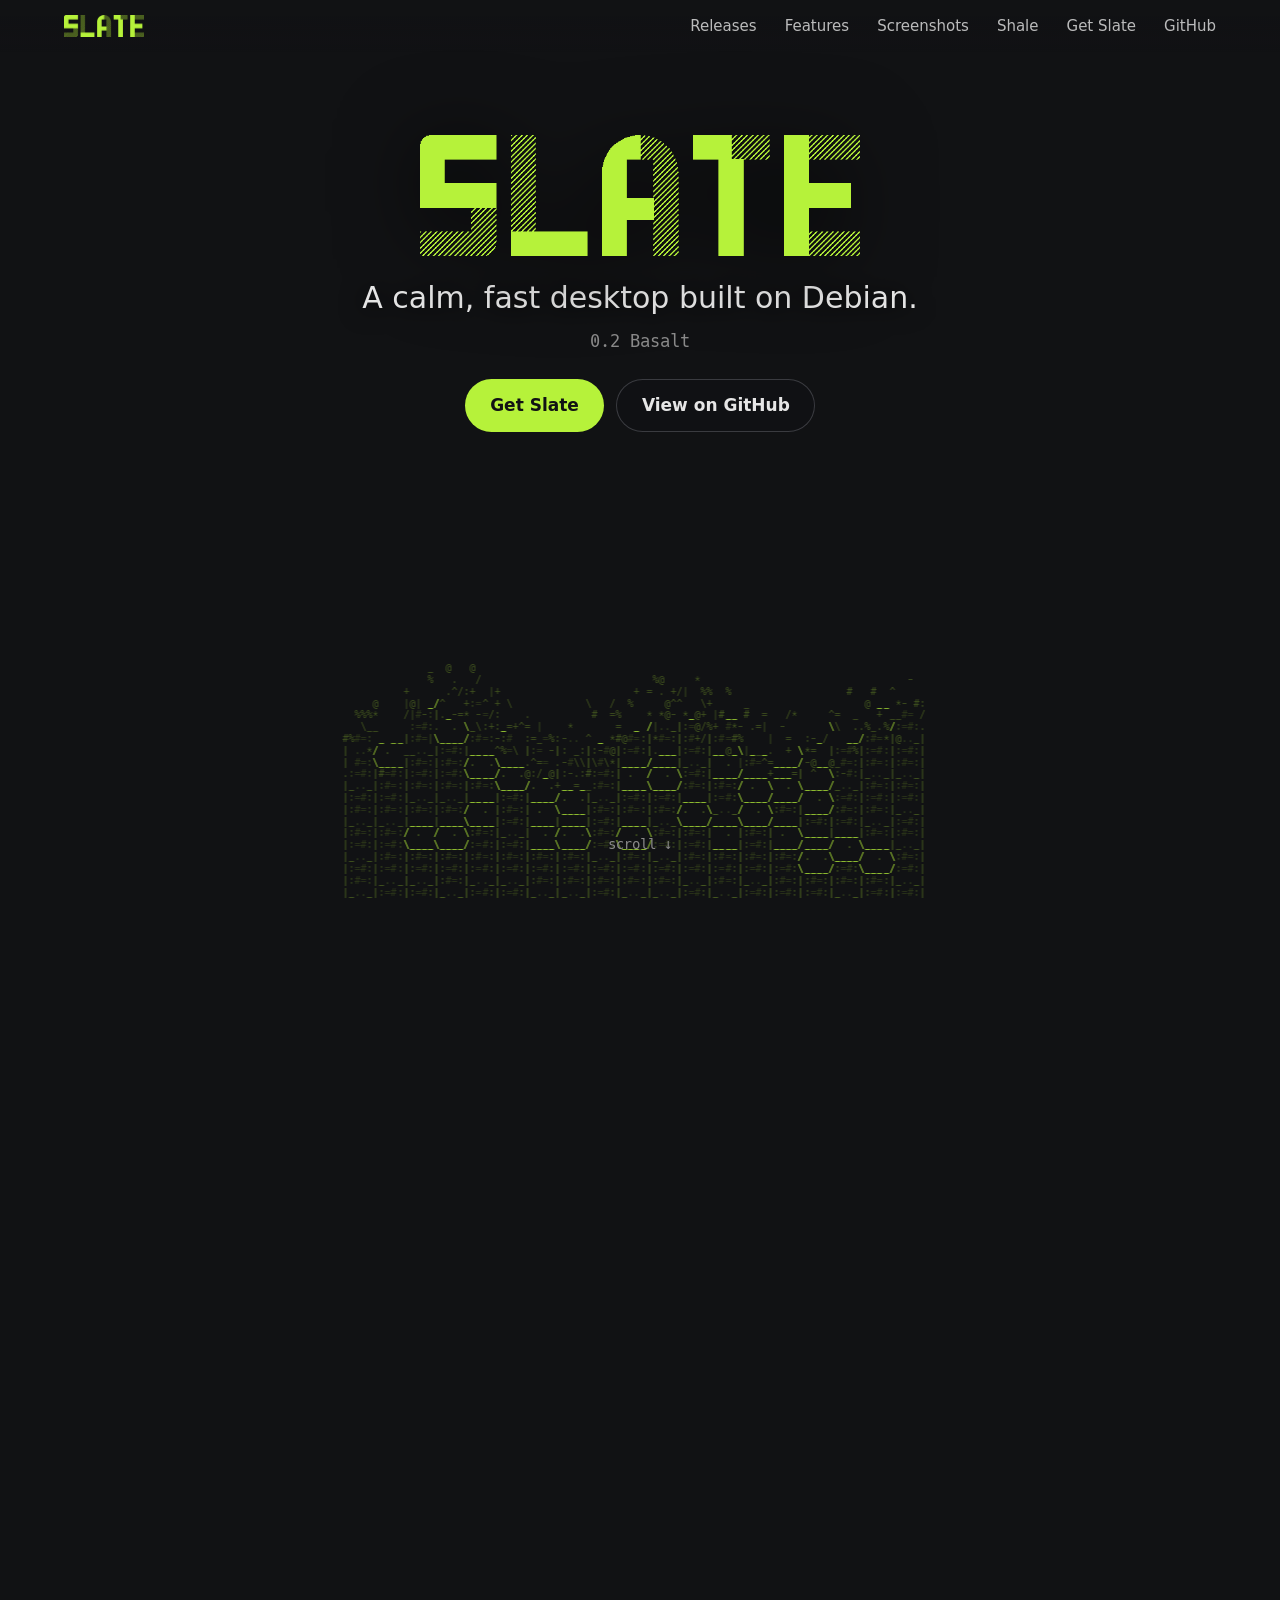
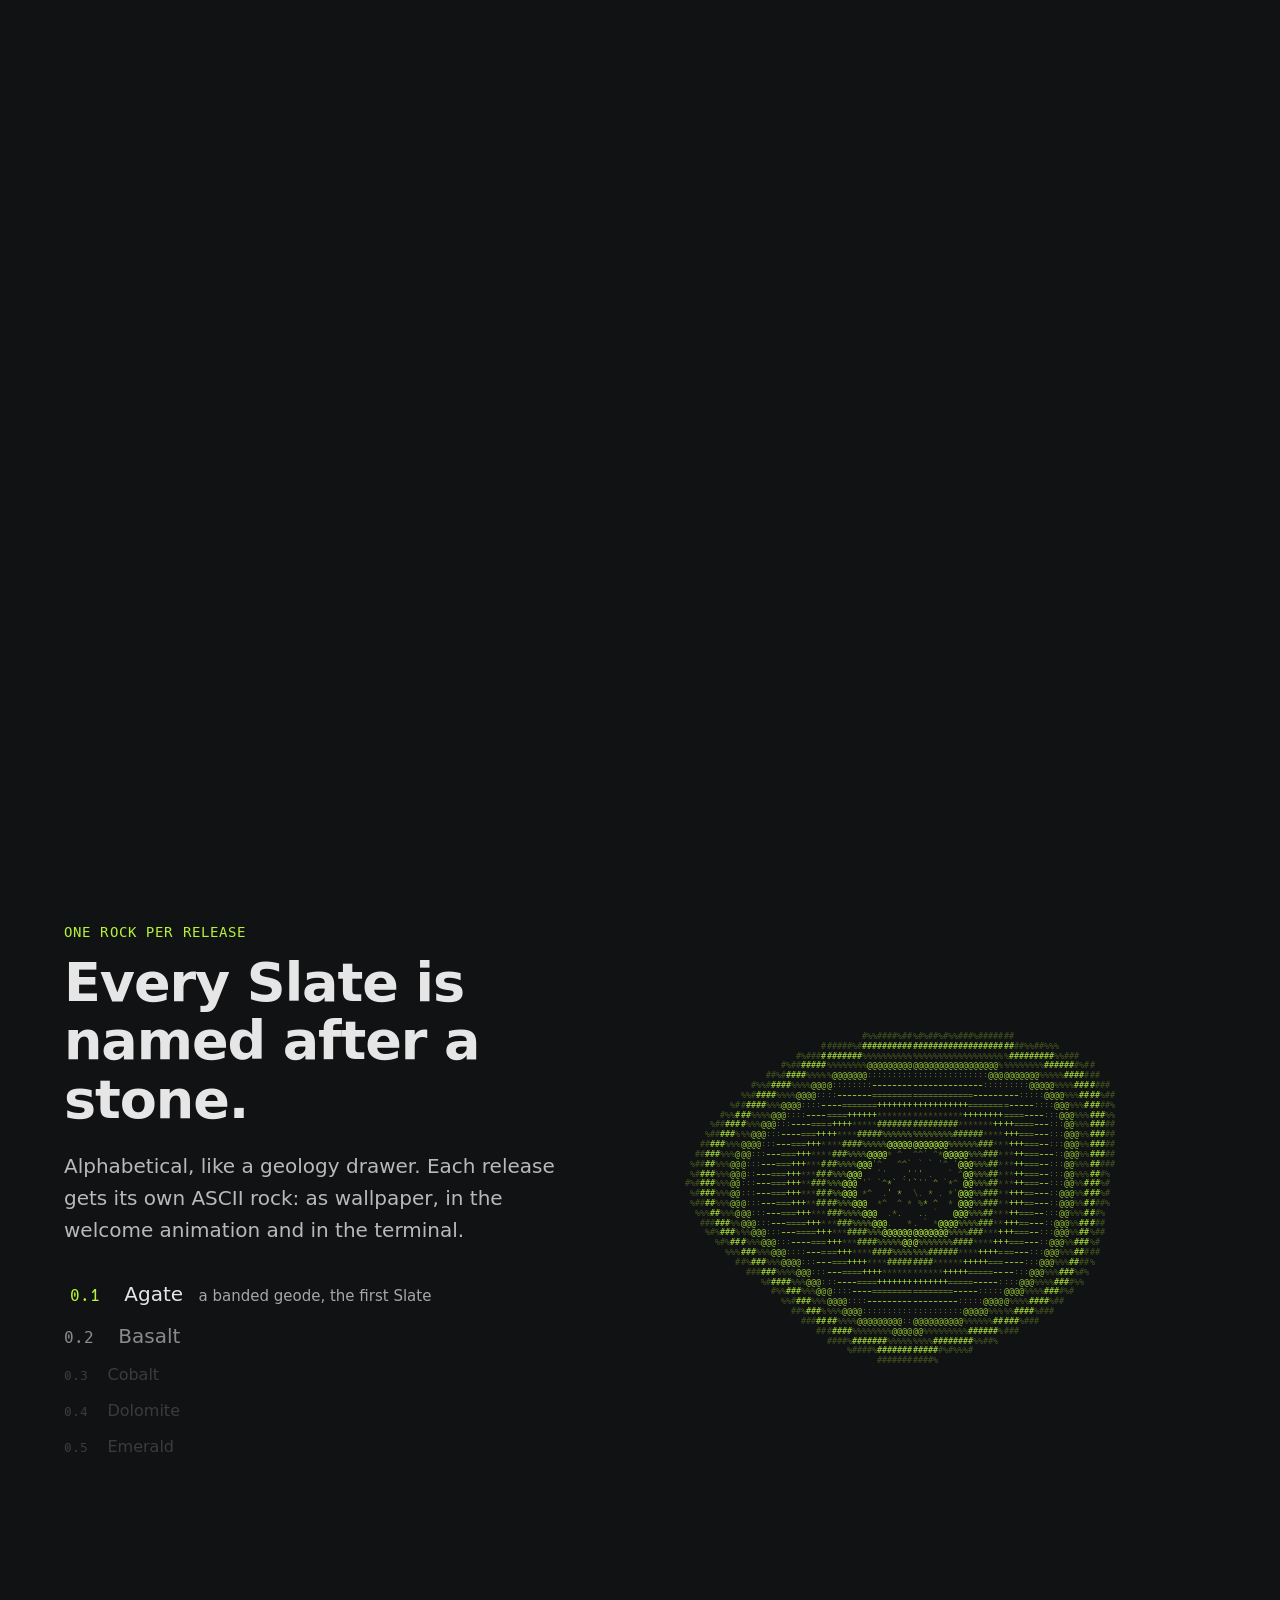
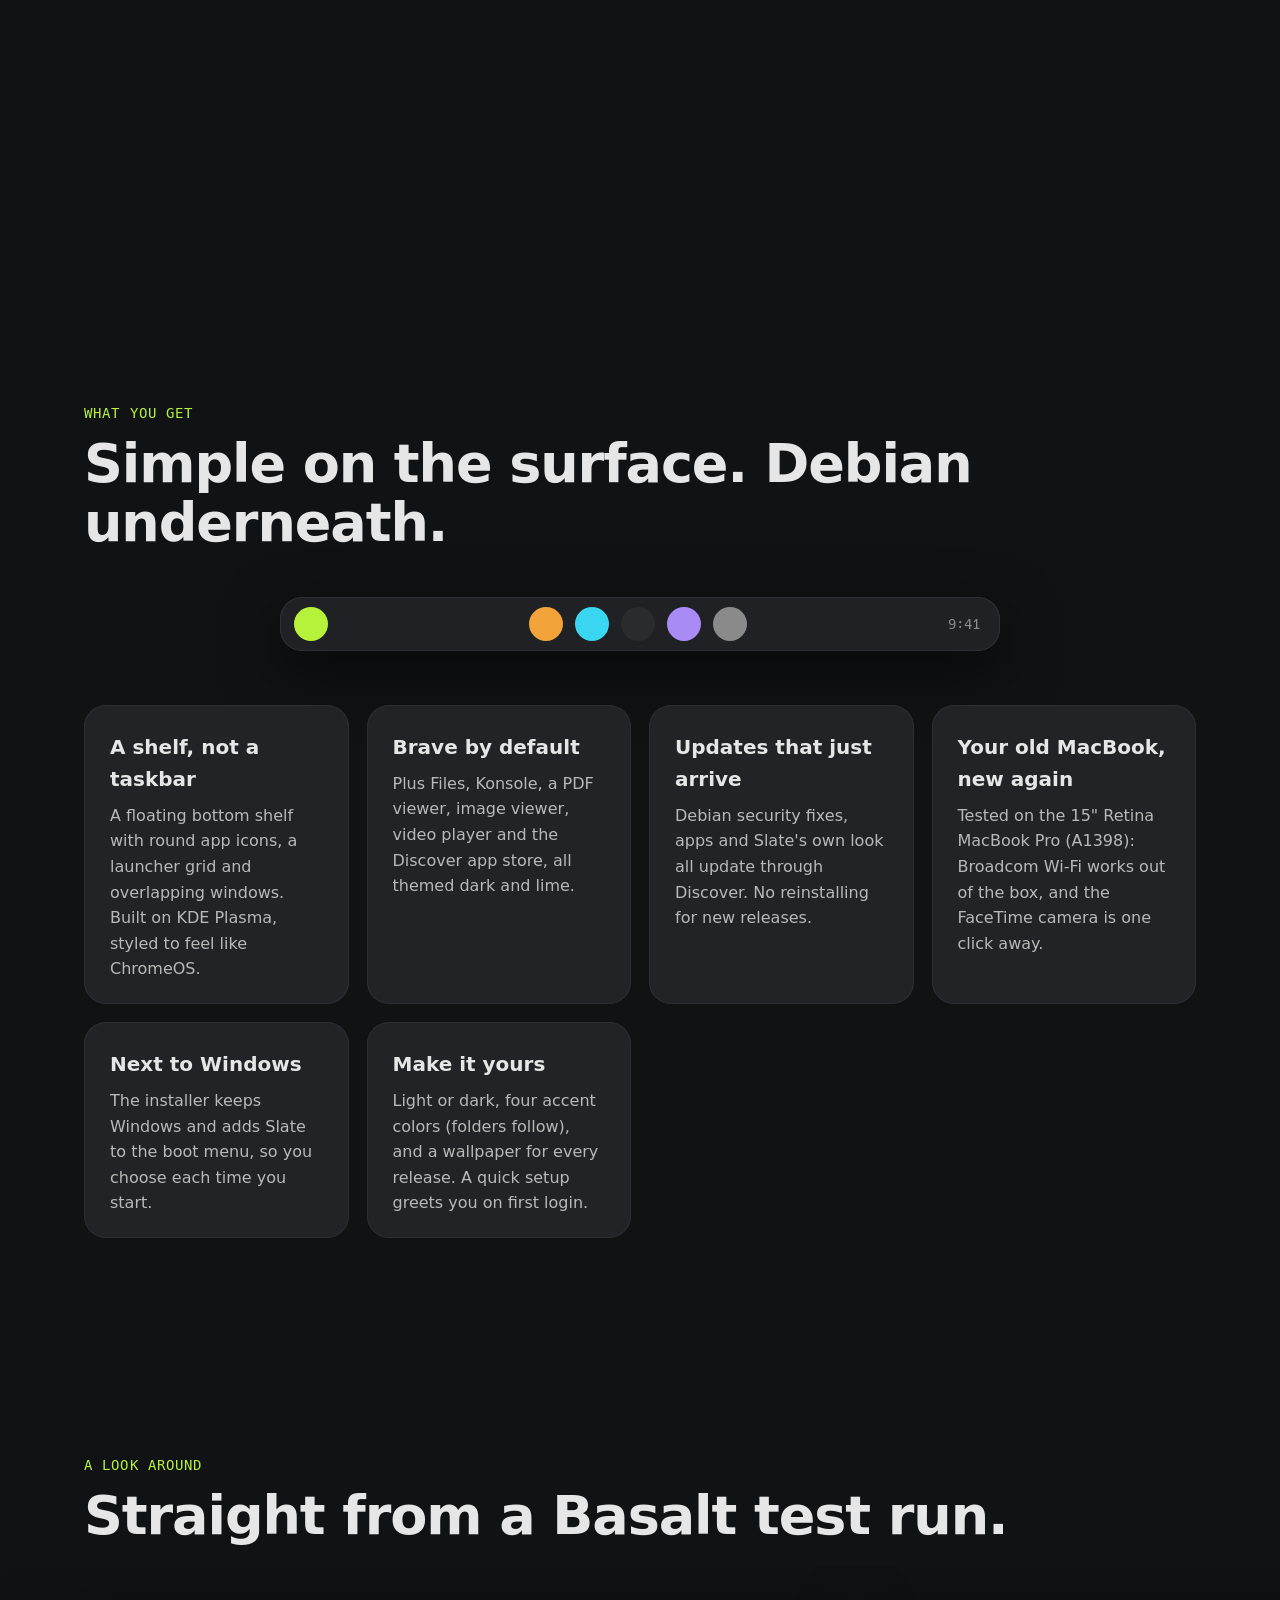
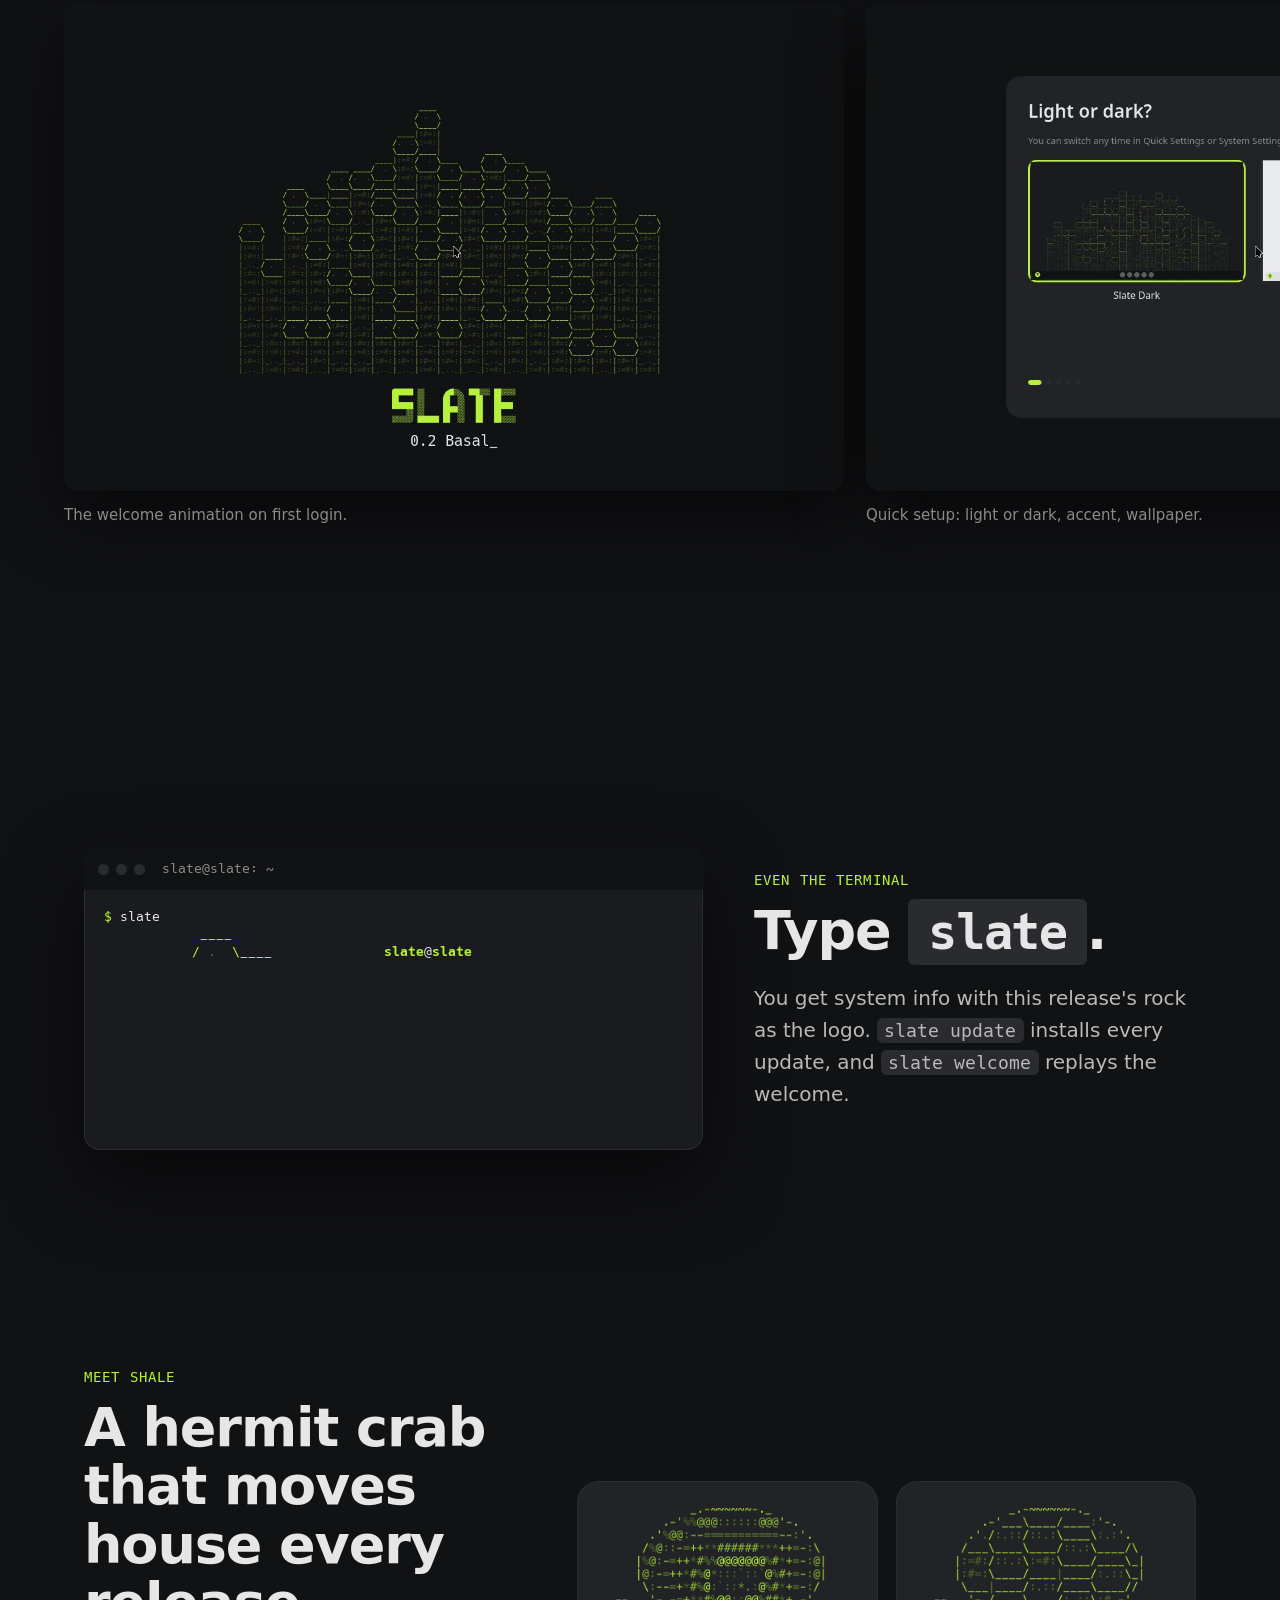
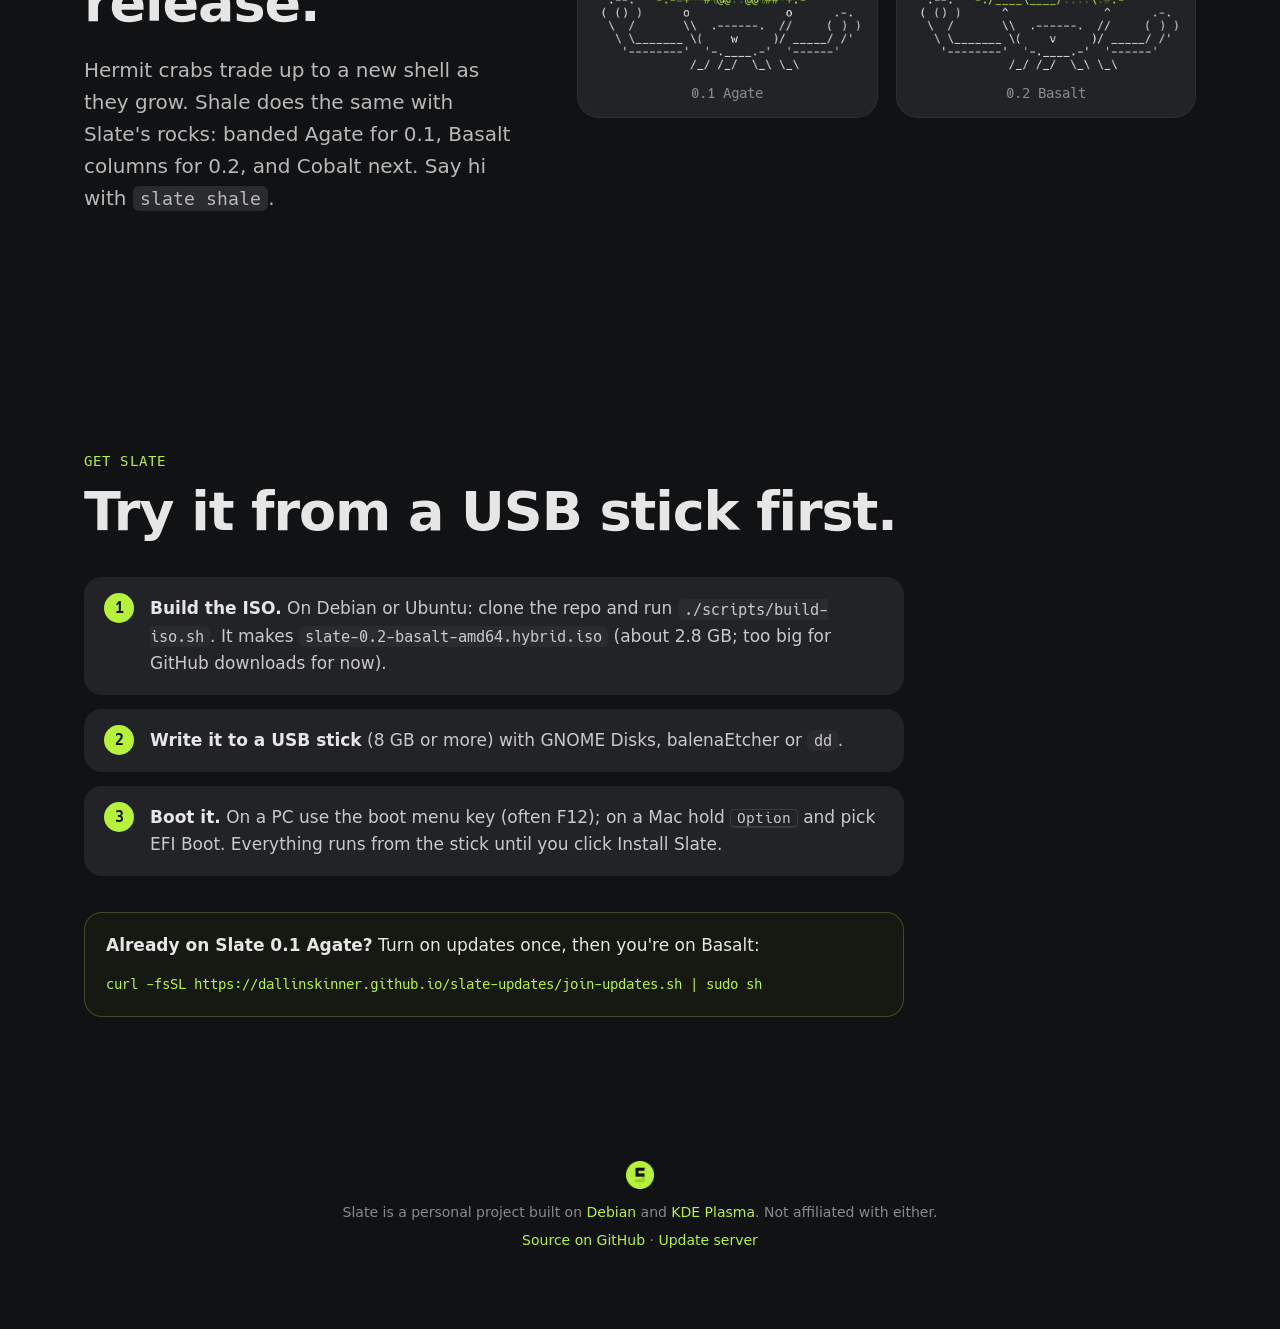
<file: index.html>
<!doctype html>
<html lang="en">
<head>
<meta charset="utf-8">
<meta name="viewport" content="width=device-width, initial-scale=1">
<title>Slate</title>
<meta name="description" content="Slate is a calm, fast desktop OS built on Debian. Every release is named after a rock.">
<meta name="theme-color" content="#111214">
<link rel="icon" href="assets/favicon.png">
<link rel="stylesheet" href="style.css">
</head>
<body>

<header class="nav">
  <a class="nav-logo" href="#top"><img src="assets/wordmark.png" alt="Slate" height="22"></a>
  <nav>
    <a href="#releases">Releases</a>
    <a href="#features">Features</a>
    <a href="#shots">Screenshots</a>
    <a href="#shale">Shale</a>
    <a href="#get">Get Slate</a>
    <a class="nav-gh" href="https://github.com/dallinskinner/slate">GitHub</a>
  </nav>
</header>

<main id="top">

  <!-- Hero: the Basalt columns rise as you scroll -->
  <section class="hero" id="hero">
    <div class="sticky">
      <canvas id="heroRock" aria-hidden="true"></canvas>
      <div class="hero-text">
        <img class="hero-mark" src="assets/wordmark.png" alt="Slate">
        <p class="hero-tag">A calm, fast desktop built on Debian.</p>
        <p class="hero-ver"><span class="mono">0.2 Basalt</span></p>
        <div class="hero-cta">
          <a class="btn" href="#get">Get Slate</a>
          <a class="btn ghost" href="https://github.com/dallinskinner/slate">View on GitHub</a>
        </div>
      </div>
      <div class="scroll-hint mono" id="scrollHint">scroll ↓</div>
    </div>
  </section>

  <!-- Releases: the rock morphs from Agate into Basalt -->
  <section class="releases" id="releases">
    <div class="sticky split">
      <div class="rel-copy">
        <p class="kicker mono">One rock per release</p>
        <h2>Every Slate is named after a stone.</h2>
        <p class="lede">Alphabetical, like a geology drawer. Each release gets its own ASCII rock: as wallpaper, in the welcome animation and in the terminal.</p>
        <ol class="rel-list">
          <li data-at="0"><span class="mono">0.1</span> Agate <em>a banded geode, the first Slate</em></li>
          <li data-at="1"><span class="mono">0.2</span> Basalt <em>hexagonal columns, out now</em></li>
          <li class="future"><span class="mono">0.3</span> Cobalt</li>
          <li class="future"><span class="mono">0.4</span> Dolomite</li>
          <li class="future"><span class="mono">0.5</span> Emerald</li>
        </ol>
      </div>
      <canvas id="morphRock" aria-hidden="true"></canvas>
    </div>
  </section>

  <!-- Features -->
  <section class="features" id="features">
    <p class="kicker mono reveal">What you get</p>
    <h2 class="reveal">Simple on the surface. Debian underneath.</h2>
    <div class="shelf-demo reveal" aria-hidden="true">
      <div class="shelf">
        <span class="dot launcher"></span>
        <span class="apps">
          <span class="dot" style="--c:#f2a33a"></span>
          <span class="dot" style="--c:#3ad6f2"></span>
          <span class="dot" style="--c:#2a2b2f"></span>
          <span class="dot" style="--c:#a98bf5"></span>
          <span class="dot" style="--c:#8a8a8a"></span>
        </span>
        <span class="tray mono">9:41</span>
      </div>
    </div>
    <div class="grid">
      <article class="card reveal">
        <h3>A shelf, not a taskbar</h3>
        <p>A floating bottom shelf with round app icons, a launcher grid and overlapping windows. Built on KDE Plasma, styled to feel like ChromeOS.</p>
      </article>
      <article class="card reveal">
        <h3>Brave by default</h3>
        <p>Plus Files, Konsole, a PDF viewer, image viewer, video player and the Discover app store, all themed dark and lime.</p>
      </article>
      <article class="card reveal">
        <h3>Updates that just arrive</h3>
        <p>Debian security fixes, apps and Slate's own look all update through Discover. No reinstalling for new releases.</p>
      </article>
      <article class="card reveal">
        <h3>Your old MacBook, new again</h3>
        <p>Tested on the 15" Retina MacBook Pro (A1398): Broadcom Wi-Fi works out of the box, and the FaceTime camera is one click away.</p>
      </article>
      <article class="card reveal">
        <h3>Next to Windows</h3>
        <p>The installer keeps Windows and adds Slate to the boot menu, so you choose each time you start.</p>
      </article>
      <article class="card reveal">
        <h3>Make it yours</h3>
        <p>Light or dark, four accent colors (folders follow), and a wallpaper for every release. A quick setup greets you on first login.</p>
      </article>
    </div>
  </section>

  <!-- Screenshots (real, from the Basalt test VM) -->
  <section class="shots" id="shots">
    <p class="kicker mono reveal">A look around</p>
    <h2 class="reveal">Straight from a Basalt test run.</h2>
    <div class="shot-row">
      <figure class="shot reveal"><img src="assets/shots/welcome.jpg" alt="The Basalt columns assembling on screen, with the SLATE wordmark and 0.2 Basalt below" loading="lazy" width="1280" height="800"><figcaption>The welcome animation on first login.</figcaption></figure>
      <figure class="shot reveal"><img src="assets/shots/setup.jpg" alt="Setup card asking Light or dark, with Slate Dark and Slate Light previews" loading="lazy" width="1280" height="800"><figcaption>Quick setup: light or dark, accent, wallpaper.</figcaption></figure>
      <figure class="shot reveal"><img src="assets/shots/accent.jpg" alt="Slate Light with a cyan accent: Dolphin file manager with cyan folders" loading="lazy" width="1280" height="800"><figcaption>Slate Light with the cyan accent. Folders follow.</figcaption></figure>
      <figure class="shot reveal"><img src="assets/shots/terminal.jpg" alt="Konsole running slate: the Basalt rock in lime next to system info" loading="lazy" width="1280" height="800"><figcaption><code>slate</code> in Konsole on the Basalt rock wallpaper.</figcaption></figure>
      <figure class="shot reveal"><img src="assets/shots/whatsnew.jpg" alt="What's new in Basalt card listing the release changes" loading="lazy" width="1280" height="800"><figcaption>After an upgrade: what's new.</figcaption></figure>
      <figure class="shot reveal"><img src="assets/shots/bootmenu.jpg" alt="Boot menu: Start Slate 0.2 Basalt over the ASCII rock" loading="lazy" width="1280" height="960"><figcaption>The boot menu.</figcaption></figure>
    </div>
  </section>

  <!-- Terminal -->
  <section class="term-section">
    <div class="term reveal" role="img" aria-label="Konsole running the slate command, showing the Basalt rock and system info">
      <div class="term-bar"><span></span><span></span><span></span><b class="mono">slate@slate: ~</b></div>
      <pre class="mono" id="termOut"><span class="p">$</span> slate</pre>
    </div>
    <div class="term-copy reveal">
      <p class="kicker mono">Even the terminal</p>
      <h2>Type <code>slate</code>.</h2>
      <p class="lede">You get system info with this release's rock as the logo. <code>slate update</code> installs every update, and <code>slate welcome</code> replays the welcome.</p>
    </div>
  </section>

  <!-- Shale the hermit crab -->
  <section class="shale-section" id="shale">
    <div class="shale-copy reveal">
      <p class="kicker mono">Meet Shale</p>
      <h2>A hermit crab that moves house every release.</h2>
      <p class="lede">Hermit crabs trade up to a new shell as they grow. Shale does the same with Slate's rocks: banded Agate for 0.1, Basalt columns for 0.2, and Cobalt next. Say hi with <code>slate shale</code>.</p>
    </div>
    <div class="shale-shells">
      <figure class="reveal"><img src="assets/shale/agate-happy.png" alt="Shale the ASCII hermit crab in a banded Agate shell" loading="lazy"><figcaption class="mono">0.1 Agate</figcaption></figure>
      <figure class="reveal"><img src="assets/shale/basalt-joy.png" alt="Shale the ASCII hermit crab, smiling, in a Basalt column shell" loading="lazy"><figcaption class="mono">0.2 Basalt</figcaption></figure>
    </div>
  </section>

  <!-- Get Slate -->
  <section class="get" id="get">
    <p class="kicker mono reveal">Get Slate</p>
    <h2 class="reveal">Try it from a USB stick first.</h2>
    <ol class="steps">
      <li class="reveal"><b>Build the ISO.</b> On Debian or Ubuntu: clone the repo and run <code>./scripts/build-iso.sh</code>. It makes <code>slate-0.2-basalt-amd64.hybrid.iso</code> (about 2.8 GB; too big for GitHub downloads for now).</li>
      <li class="reveal"><b>Write it to a USB stick</b> (8 GB or more) with GNOME Disks, balenaEtcher or <code>dd</code>.</li>
      <li class="reveal"><b>Boot it.</b> On a PC use the boot menu key (often F12); on a Mac hold <kbd>Option</kbd> and pick EFI Boot. Everything runs from the stick until you click Install Slate.</li>
    </ol>
    <div class="callout reveal">
      <p><b>Already on Slate 0.1 Agate?</b> Turn on updates once, then you're on Basalt:</p>
      <pre class="mono copy"><code>curl -fsSL https://dallinskinner.github.io/slate-updates/join-updates.sh | sudo sh</code></pre>
    </div>
  </section>

</main>

<footer class="foot">
  <img src="assets/favicon.png" alt="" width="28" height="28">
  <p>Slate is a personal project built on <a href="https://www.debian.org">Debian</a> and <a href="https://kde.org/plasma-desktop/">KDE Plasma</a>. Not affiliated with either.</p>
  <p><a href="https://github.com/dallinskinner/slate">Source on GitHub</a> · <a href="https://github.com/dallinskinner/slate-updates">Update server</a></p>
</footer>

<script src="main.js"></script>
</body>
</html>
</file>
<file: style.css>
@font-face { font-family: "Hack"; src: url("assets/fonts/Hack-Regular.ttf") format("truetype"); font-display: swap; }
@font-face { font-family: "Hack"; font-weight: 700; src: url("assets/fonts/Hack-Bold.ttf") format("truetype"); font-display: swap; }

:root {
  --ink: #111214; --base: #1a1b1e; --surface: #222327; --raised: #2a2b2f;
  --text: #e6e6e6; --muted: #8a8a8a; --lime: #b6f23a; --lime-hi: #ccf778;
  --sans: "Noto Sans", "Inter", system-ui, -apple-system, "Segoe UI", sans-serif;
  --mono: "Hack", ui-monospace, "SFMono-Regular", Menlo, monospace;
  --gutter: clamp(16px, 5vw, 64px);
}
* { box-sizing: border-box; }
html { scroll-behavior: smooth; }
html, body { overflow-x: clip; }
body { margin: 0; background: var(--ink); color: var(--text); font: 17px/1.6 var(--sans); -webkit-font-smoothing: antialiased; }
a { color: var(--lime); text-decoration: none; }
a:hover { color: var(--lime-hi); }
.mono, code, kbd, pre { font-family: var(--mono); }
code { overflow-wrap: anywhere; font-size: .9em; background: var(--raised); padding: .1em .4em; border-radius: 6px; }
kbd { font-size: .85em; border: 1px solid #3a3b40; border-bottom-width: 2px; padding: 0 .4em; border-radius: 5px; }
.nowrap { white-space: nowrap; }
h2 { font-size: clamp(30px, 4.6vw, 54px); line-height: 1.08; letter-spacing: -.02em; margin: .2em 0 .4em; font-weight: 700; }
h3 { font-size: 20px; margin: 0 0 .4em; }
.kicker { color: var(--lime); font-size: 14px; letter-spacing: .08em; text-transform: uppercase; margin: 0; }
.lede { color: #b9b9b9; font-size: clamp(17px, 1.6vw, 20px); max-width: 34em; }

/* nav */
.nav { position: fixed; inset: 0 0 auto 0; z-index: 10; display: flex; align-items: center; justify-content: space-between;
  padding: 14px var(--gutter); background: linear-gradient(var(--ink) 30%, transparent); }
.nav-logo img { display: block; }
.nav nav { display: flex; gap: clamp(12px, 3vw, 28px); font-size: 15px; }
.nav nav a { color: var(--text); opacity: .8; }
.nav nav a:hover { opacity: 1; color: var(--lime); }
@media (max-width: 560px) { .nav nav a:not(.nav-gh) { display: none; } }

/* sticky scroll scenes */
.sticky { position: sticky; top: 0; height: 100vh; height: 100svh; overflow: hidden; }
.hero { height: 260vh; }
.hero canvas { position: absolute; left: 50%; bottom: 0; transform: translateX(-50%); width: min(1400px, 100%, 50vh * 1.62); }
.hero-text { position: absolute; inset: 0; display: flex; flex-direction: column; align-items: center; justify-content: center;
  justify-content: flex-start; text-align: center; padding: 15vh var(--gutter) 0; opacity: 0; transform: translateY(24px);
  transition: opacity .6s ease, transform .6s ease; pointer-events: none; }
.hero-text.on { opacity: 1; transform: none; pointer-events: auto; }
.hero-mark { width: min(440px, 70vw); height: auto; filter: drop-shadow(0 8px 40px rgba(0,0,0,.7)); }
.hero-tag { font-size: clamp(20px, 2.6vw, 30px); margin: .6em 0 .2em; text-shadow: 0 2px 24px #000; }
.hero-ver { color: var(--muted); margin: 0 0 1.4em; }
.hero-cta { display: flex; gap: 12px; flex-wrap: wrap; justify-content: center; }
.btn { display: inline-block; background: var(--lime); color: var(--ink); font-weight: 700; padding: .75em 1.5em; border-radius: 999px; }
.btn:hover { background: var(--lime-hi); color: var(--ink); }
.btn.ghost { background: rgba(17,18,20,.7); color: var(--text); box-shadow: inset 0 0 0 1px #3a3b40; }
.btn.ghost:hover { box-shadow: inset 0 0 0 1px var(--lime); color: var(--lime); }
.scroll-hint { position: absolute; bottom: 5vh; left: 0; right: 0; text-align: center; color: var(--muted); font-size: 14px;
  animation: bob 1.6s ease-in-out infinite; transition: opacity .4s; }
@keyframes bob { 50% { transform: translateY(8px); } }

.releases { height: 300vh; }
.split { display: grid; grid-template-columns: minmax(0, 5fr) minmax(0, 6fr); align-items: center; gap: 3vw; padding: 0 var(--gutter); }
.split canvas { width: 100%; }
.rel-list { list-style: none; padding: 0; margin: 1.6em 0 0; display: grid; gap: .5em; font-size: 20px; }
.rel-list li { color: var(--muted); transition: color .3s, transform .3s; }
.rel-list li .mono { display: inline-block; width: 3em; font-size: .8em; }
.rel-list li em { font-style: normal; font-size: 15px; margin-left: .6em; opacity: 0; transition: opacity .3s; }
.rel-list li.on { color: var(--text); transform: translateX(6px); }
.rel-list li.on .mono { color: var(--lime); }
.rel-list li.on em { opacity: .7; }
.rel-list li.future { opacity: .35; font-size: 16px; }
@media (max-width: 820px) {
  .split { grid-template-columns: 1fr; align-content: center; gap: 2vh; }
  .split canvas { order: -1; max-height: 34vh; object-fit: contain; }
  .rel-list { font-size: 17px; margin-top: .8em; }
  .rel-list li.future { display: none; }
}

/* features */
section.features, section.get, section.term-section { padding: 18vh var(--gutter) 6vh; max-width: 1240px; margin: 0 auto; }
.grid { display: grid; grid-template-columns: repeat(auto-fit, minmax(260px, 1fr)); gap: 18px; margin-top: 6vh; }
.card { background: var(--surface); border-radius: 22px; padding: 26px 26px 22px; box-shadow: inset 0 0 0 1px #2c2d31; }
.card p { color: #b9b9b9; margin: 0; font-size: 16px; }
.card:hover { box-shadow: inset 0 0 0 1px #3f4a26; }

.shelf-demo { display: flex; justify-content: center; margin: 5vh 0 0; }
.shelf { display: flex; align-items: center; gap: 18px; padding: 10px 14px; background: rgba(34,35,39,.9); border-radius: 22px;
  box-shadow: 0 20px 60px rgba(0,0,0,.6), inset 0 0 0 1px #2f3034; width: min(720px, 100%); }
.shelf .apps { flex: 1; display: flex; justify-content: center; gap: 12px; }
.shelf .dot { width: 34px; height: 34px; border-radius: 50%; background: var(--c, var(--raised)); display: inline-block;
  transform: scale(.2); opacity: 0; transition: transform .5s cubic-bezier(.3,1.6,.5,1), opacity .4s; }
.shelf .launcher { background: var(--lime); }
.shelf .tray { color: var(--muted); font-size: 14px; padding-right: 6px; }
.shelf-demo.in .dot { transform: none; opacity: 1; }
.shelf-demo.in .apps .dot:nth-child(1) { transition-delay: .1s } .shelf-demo.in .apps .dot:nth-child(2) { transition-delay: .18s }
.shelf-demo.in .apps .dot:nth-child(3) { transition-delay: .26s } .shelf-demo.in .apps .dot:nth-child(4) { transition-delay: .34s }
.shelf-demo.in .apps .dot:nth-child(5) { transition-delay: .42s }

/* screenshots: horizontal, snapping */
section.shots { padding: 18vh 0 4vh; }
section.shots > .kicker, section.shots > h2 { max-width: 1240px; margin-left: auto; margin-right: auto; padding: 0 var(--gutter); }
.shot-row { display: flex; gap: 22px; overflow-x: auto; scroll-snap-type: x mandatory; padding: 4vh var(--gutter) 3vh;
  scrollbar-width: thin; scrollbar-color: #3a3b40 transparent; }
.shot { flex: 0 0 min(780px, 84vw); margin: 0; scroll-snap-align: center; }
.shot img { width: 100%; height: auto; display: block; border-radius: 16px; box-shadow: 0 24px 70px rgba(0,0,0,.6), inset 0 0 0 1px #2c2d31; }
.shot figcaption { color: var(--muted); font-size: 15px; margin-top: 12px; }

/* terminal */
.term-section { display: grid; grid-template-columns: minmax(0, 7fr) minmax(0, 5fr); gap: 4vw; align-items: center; }
@media (max-width: 900px) { .term-section { grid-template-columns: 1fr; } }
.term { background: var(--base); border-radius: 16px; overflow: hidden; box-shadow: 0 30px 80px rgba(0,0,0,.6), inset 0 0 0 1px #2c2d31; }
.term-bar { display: flex; gap: 7px; align-items: center; padding: 10px 14px; background: var(--ink); }
.term-bar span { width: 11px; height: 11px; border-radius: 50%; background: var(--raised); }
.term-bar b { margin-left: 10px; font-weight: 400; color: var(--muted); font-size: 13px; }
.term pre { margin: 0; padding: 18px 20px 22px; font-size: clamp(8px, 1.05vw, 13px); line-height: 1.35; overflow-x: auto; min-height: 20em; color: var(--text); }
.term .p { color: var(--lime); }
.term .k { color: var(--lime); font-weight: 700; }
.term .l1 { color: #b6f23a; } .term .l2 { color: #84b02e; } .term .l3 { color: #526a22; }

/* shale */
section.shale-section { padding: 18vh var(--gutter) 6vh; max-width: 1240px; margin: 0 auto; display: grid;
  grid-template-columns: minmax(0, 5fr) minmax(0, 7fr); gap: 4vw; align-items: center; }
@media (max-width: 900px) { section.shale-section { grid-template-columns: 1fr; } }
@media (max-width: 600px) { .shale-shells { grid-template-columns: 1fr; } }
.shale-shells { display: grid; grid-template-columns: 1fr 1fr; gap: 18px; }
.shale-shells figure { margin: 0; background: var(--surface); border-radius: 22px; padding: 18px 14px 14px; box-shadow: inset 0 0 0 1px #2c2d31; text-align: center; }
.shale-shells img { width: 100%; height: auto; display: block; }
.shale-shells figcaption { color: var(--muted); font-size: 14px; margin-top: 8px; }
.shale-shells figure:nth-child(2) { transition-delay: .15s; }

/* get */
.steps li { min-width: 0; }
.steps { counter-reset: s; list-style: none; padding: 0; margin: 4vh 0; display: grid; gap: 14px; max-width: 820px; }
.steps li { counter-increment: s; position: relative; padding: 18px 20px 18px 66px; background: var(--surface); border-radius: 18px; color: #c9c9c9; }
.steps li::before { content: counter(s); position: absolute; left: 20px; top: 16px; width: 30px; height: 30px; border-radius: 50%;
  background: var(--lime); color: var(--ink); font: 700 15px/30px var(--mono); text-align: center; }
.steps b { color: var(--text); }
.callout { max-width: 820px; border-radius: 18px; padding: 20px 22px; box-shadow: inset 0 0 0 1px #3f4a26; background: #161812; }
.callout p { margin: 0 0 .6em; }
.callout pre { margin: 0; overflow-x: auto; }
.callout code { background: none; padding: 0; color: var(--lime); font-size: 14px; }

.foot { padding: 10vh var(--gutter) 8vh; text-align: center; color: var(--muted); font-size: 14px; }
.foot p { margin: .4em 0; }

/* scroll reveal */
.reveal { opacity: 0; transform: translateY(28px); transition: opacity .7s ease, transform .7s ease; }
.reveal.in { opacity: 1; transform: none; }

@media (prefers-reduced-motion: reduce) {
  html { scroll-behavior: auto; }
  .reveal, .hero-text, .shelf .dot { opacity: 1 !important; transform: none !important; transition: none !important; }
  .scroll-hint { animation: none; }
}
</file>
